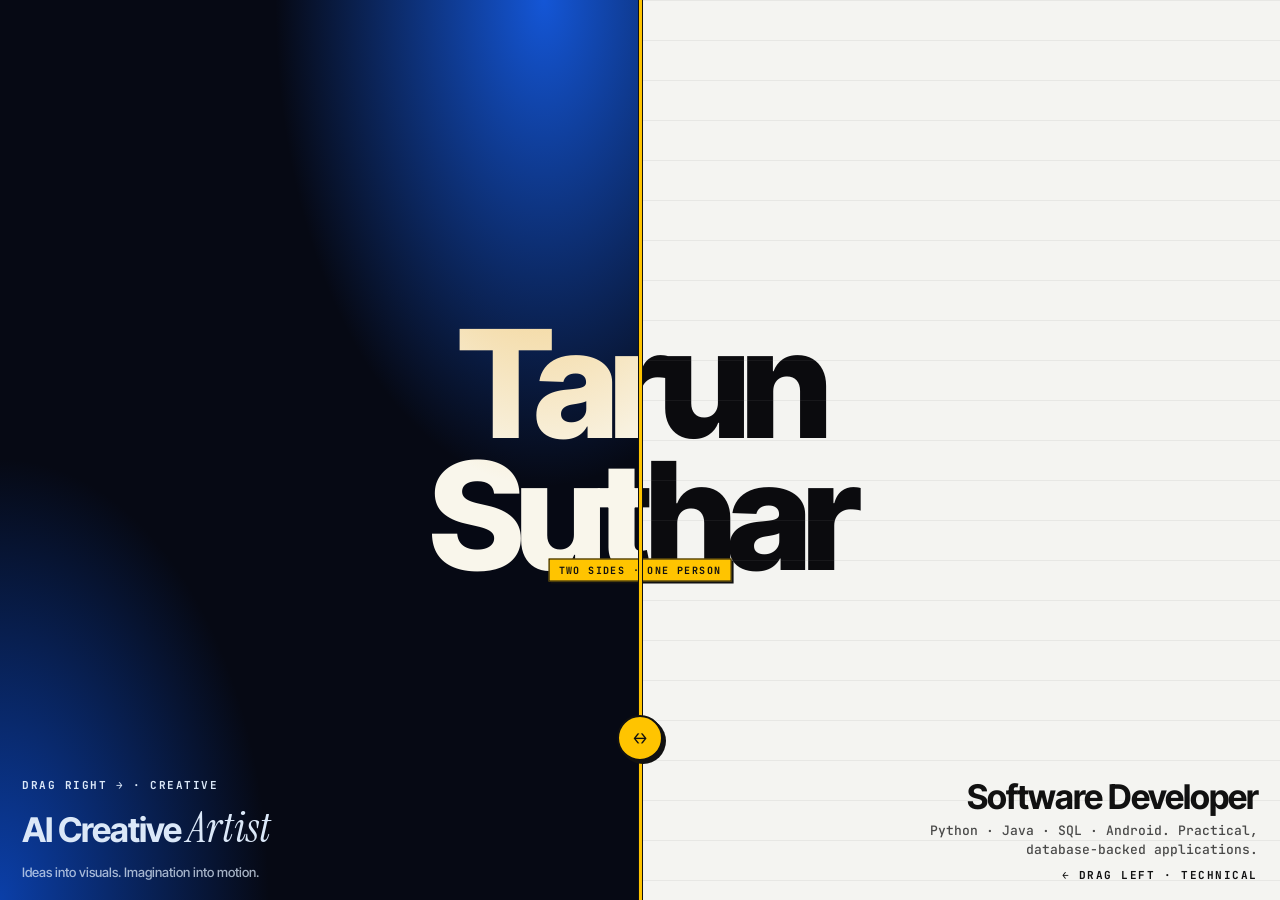
<file: public/assets/aistudio/Tarun_Suthar___Developer___Creator_75a75a9c.html>
<!DOCTYPE html>
<html lang="en"><head><meta charset="utf-8">
<meta name="viewport" content="width=device-width, initial-scale=1, viewport-fit=cover">
<title>Tarun Suthar · Developer / Creator</title>
<link href="https://fonts.googleapis.com/css2?family=Inter+Tight:wght@300;400;500;600;700;800&amp;family=Instrument+Serif:ital@0;1&amp;family=JetBrains+Mono:wght@400;500;700&amp;display=swap" rel="stylesheet">
<style>
:root{--sans:'Inter Tight',system-ui,sans-serif;--mono:'JetBrains Mono',ui-monospace,monospace;--serif:'Instrument Serif',Georgia,serif;--ink:#111;--g:#0f5c3f;--r:#c81e1e;--y:#ffc400;--paper:#f4f4f1;--sa:env(safe-area-inset-top,0px);--sb:env(safe-area-inset-bottom,0px)}
*{box-sizing:border-box;margin:0}
html,body{height:100%;overflow:hidden;background:#000;font-family:var(--sans)}
.view{position:fixed;inset:0;height:100dvh;opacity:0;visibility:hidden;transition:opacity .45s ease,visibility 0s .45s}
.scroll{overflow-y:auto;overscroll-behavior:contain;-webkit-overflow-scrolling:touch}
body[data-v=land] #land,body[data-v=tech] #tech,body[data-v=cre] #cre{opacity:1;visibility:visible;transition:opacity .45s ease,visibility 0s}
/* LANDING */
#land{--p:.5;touch-action:none;overflow:hidden;user-select:none;-webkit-user-select:none}
.half{position:absolute;border:0;padding:0;margin:0;cursor:pointer;overflow:hidden;font-family:inherit;text-align:left}
.half .in{position:absolute;display:flex;flex-direction:column;gap:8px;padding:calc(18px + var(--sa)) 22px calc(18px + var(--sb))}
.half.c{left:0;top:0;right:0;height:calc((1 - var(--p))*100%);background:radial-gradient(70% 90% at 85% 0%,#1456D6,transparent 60%),radial-gradient(60% 70% at 0% 100%,#0B3FA8,transparent 70%),#060914;color:#dbe8f8}
.half.c .in{left:0;top:0;right:0;height:50dvh;justify-content:flex-start}
.half.t{left:0;right:0;bottom:0;height:calc(var(--p)*100%);background:var(--paper) linear-gradient(rgba(17,17,17,.06) 1px,transparent 1px) 0 0/100% 40px;color:var(--ink)}
.half.t .in{left:0;right:0;bottom:0;height:50dvh;justify-content:flex-end}
.mono{font:700 11px var(--mono);letter-spacing:.14em;text-transform:uppercase}
.half h3{font:700 clamp(22px,4vw,34px)/1.05 var(--sans);letter-spacing:-.03em}
.half.c h3 em{font:italic 400 1.25em var(--serif);letter-spacing:0}
.half p{font:500 13px/1.45 var(--mono);opacity:.75;max-width:340px}
.d{display:none}
.name{position:absolute;left:0;right:0;top:50%;transform:translateY(-50%);text-align:center;color:#fff;mix-blend-mode:difference;font:800 clamp(56px,16vw,150px)/.88 var(--sans);letter-spacing:-.06em;pointer-events:none;z-index:2}
.badge{position:absolute;z-index:3;left:50%;top:50%;transform:translate(-50%,calc(-50% + clamp(60px,12vw,120px)));font:700 10px var(--mono);letter-spacing:.14em;background:var(--y);color:#111;border:1px solid #111;padding:4px 9px;pointer-events:none;box-shadow:2px 2px 0 #111;white-space:nowrap}
.handle{position:absolute;z-index:5;background:var(--y);left:0;right:0;top:calc((1 - var(--p))*100%);height:3px;margin-top:-1.5px;box-shadow:0 0 0 1px #111;pointer-events:none}
.handle b{position:absolute;right:16px;top:50%;transform:translateY(-50%);width:46px;height:46px;border-radius:50%;background:var(--y);border:2px solid #111;box-shadow:3px 3px 0 #111;display:grid;place-items:center;font:700 17px var(--mono);color:#111}
@media(min-width:801px){
 .m{display:none}.d{display:inline}
 .half.c{right:auto;bottom:0;height:auto;width:calc((1 - var(--p))*100%)}
 .half.c .in{right:auto;bottom:0;height:auto;width:50vw;justify-content:flex-end}
 .half.t{left:auto;top:0;height:auto;width:calc(var(--p)*100%)}
 .half.t .in{left:auto;top:0;height:auto;width:50vw;text-align:right;align-items:flex-end}
 .handle{top:0;bottom:0;left:calc((1 - var(--p))*100%);right:auto;width:3px;height:auto;margin:0 0 0 -1.5px;pointer-events:auto;cursor:ew-resize;touch-action:none}
 .handle::before{content:"";position:absolute;inset:0 -16px}
 .handle b{right:auto;top:82%;left:50%;transform:translate(-50%,-50%);pointer-events:none}
}
/* shared back chip */
.chip{position:fixed;left:50%;transform:translateX(-50%);z-index:20;font:700 10px var(--mono);letter-spacing:.12em;text-transform:uppercase;padding:7px 12px;cursor:pointer;border:1px solid}
.chip.top{top:calc(10px + var(--sa))}.chip.bot{bottom:calc(10px + var(--sb))}
/* TECH */
#tech{background:var(--paper) linear-gradient(rgba(17,17,17,.05) 1px,transparent 1px) 0 0/100% 32px;color:var(--ink)}
#tech .chip{background:#fff;color:var(--ink);border-color:var(--ink);box-shadow:2px 2px 0 var(--ink)}
.tw{max-width:none;margin:0;padding:calc(56px + var(--sa)) clamp(14px,3.2vw,48px) 90px;display:flex;flex-direction:column;gap:18px}
.card{background:#f9faf9;border:1px solid var(--ink);box-shadow:4px 5px 0 var(--ink);padding:20px}
.lab{font:500 10px var(--mono);letter-spacing:.14em;text-transform:uppercase;color:#4b4f55;display:flex;gap:8px;align-items:center}.lab i{width:7px;height:7px;background:var(--r);display:block}
.tw h2{font:700 24px var(--sans);letter-spacing:-.03em;margin:6px 0 12px}.tw h2 em{font-style:normal;color:var(--g)}
.tw h1{font:800 clamp(50px,13vw,92px)/.93 var(--sans);letter-spacing:-.05em;margin:18px 0 12px}
.tw h1 span{background:var(--y);border:2px solid var(--ink);padding:0 8px;display:inline-block;margin-top:4px}
.tw p{font-size:14.5px;line-height:1.55;color:#33373d}
.role{font:700 12px var(--mono);margin-bottom:10px}
.chips{display:flex;flex-wrap:wrap;gap:7px;margin-top:12px}
.cp{font:700 11.5px var(--mono);padding:5px 10px;border:1px solid var(--ink);background:#fff;box-shadow:2px 2px 0 var(--ink)}
.g3{display:grid;grid-template-columns:repeat(auto-fit,minmax(min(100%,290px),1fr));gap:18px}.g2{display:grid;grid-template-columns:repeat(auto-fit,minmax(min(100%,360px),1fr));gap:18px}
.lv{font:700 11px var(--mono);padding:3px 8px;display:inline-block;color:#fff;margin-bottom:8px}
.pr{background:#fff;display:flex;flex-direction:column;gap:10px}
.pr h3{font:700 19px var(--sans);letter-spacing:-.02em}.pr ul{padding-left:16px;font-size:13px;line-height:1.5;color:#33373d}
.pr .sm{font:500 11.5px/1.5 var(--mono);color:#4b4f55;border-top:1px solid #ccc;padding-top:8px;margin-top:auto}
.todo{font:700 9px var(--mono);background:var(--y);border:1px solid #111;padding:1px 5px;margin-left:5px;color:#111}
.tw a.l{font:700 11px var(--mono);color:var(--ink);text-transform:uppercase;text-decoration:underline;text-underline-offset:3px;margin-right:12px}
.row{display:flex;justify-content:space-between;gap:10px;padding:9px 0;border-top:1px solid #ccc;font-size:13.5px}.row:first-of-type{border:0}.row b{font-weight:600}.row span{font:500 11.5px var(--mono);color:#4b4f55;text-align:right}
.ct{background:#111;color:#fff}.ct h2,.ct p{color:#fff}.ct .lab{color:#bbb}
.btns{display:flex;flex-wrap:wrap;gap:10px;margin-top:6px}.btns a{font:700 12px var(--mono);text-decoration:none;color:#111;background:#fff;padding:10px 14px;box-shadow:3px 3px 0 var(--y);text-transform:uppercase}.btns a:first-child{background:var(--y)}
/* tech fixes */
.tw>*{min-width:0}.tw .card>p{max-width:780px}
.pr{gap:12px}.pr h3{line-height:1.15}.pr ul li{margin-bottom:4px}.pr p{margin:0}
@media(max-width:700px){.tw{gap:14px}.card{padding:16px}.row{flex-direction:column;gap:3px}.row span{text-align:left}.btns a{flex:1 1 40%;text-align:center}}
/* CREATIVE */
#cre{background:#050608;color:#eaf3ff;--pad:clamp(20px,4vw,48px)}
#cre .chip{background:rgba(255,255,255,.1);backdrop-filter:blur(10px);color:#fff;border-color:rgba(255,255,255,.3);border-radius:99px;mix-blend-mode:normal}
.pn{position:relative;min-height:100dvh;overflow:hidden;padding:calc(var(--pad) + var(--sa)) var(--pad) calc(var(--pad) + 36px);display:flex;flex-direction:column;justify-content:space-between;--rib:20px}
.pn::after{content:"";position:absolute;inset:0;pointer-events:none;z-index:3;opacity:.16;mix-blend-mode:overlay;background:url("data:image/svg+xml,%3Csvg xmlns='http://www.w3.org/2000/svg' width='180' height='180'%3E%3Cfilter id='n'%3E%3CfeTurbulence baseFrequency='.85' numOctaves='2'/%3E%3C/filter%3E%3Crect width='180' height='180' filter='url(%23n)'/%3E%3C/svg%3E")}
.pn>*{position:relative;z-index:2}.pn>.bg,.pn>.fl{position:absolute;z-index:0}
.fl,.bg{inset:0;pointer-events:none}
.fl{z-index:1!important}
.fl::before{content:"";position:absolute;inset:0;backdrop-filter:blur(9px) saturate(1.25);-webkit-backdrop-filter:blur(9px) saturate(1.25);-webkit-mask-image:repeating-linear-gradient(90deg,#000 0 calc(var(--rib)*.42),transparent calc(var(--rib)*.42) var(--rib));mask-image:repeating-linear-gradient(90deg,#000 0 calc(var(--rib)*.42),transparent calc(var(--rib)*.42) var(--rib))}
.fl::after{content:"";position:absolute;inset:0;background:repeating-linear-gradient(90deg,rgba(0,0,0,.34) 0 1px,transparent 1px var(--rib)),repeating-linear-gradient(90deg,transparent 0 calc(var(--rib)*.5),rgba(255,255,255,.07) calc(var(--rib)*.5) var(--rib))}
.bl{position:absolute;border-radius:50%;filter:blur(30px);animation:dr 16s ease-in-out infinite alternate}
@keyframes dr{to{transform:translate(-14%,8%) scale(1.12)}}
.tp{display:flex;justify-content:space-between;align-items:flex-start;gap:16px;font:400 12px/1.35 var(--sans);letter-spacing:.01em}
.tp em,.nm em{font:italic 400 1.2em var(--serif);letter-spacing:0}
.ar{display:flex;gap:8px;font:500 12px/1.3 var(--sans)}.ar::before{content:"↗";font-size:11px}
.big{font:300 clamp(56px,14vw,170px)/.88 var(--sans);letter-spacing:-.065em;color:#fff}
.cs{font:400 12.5px/1.45 var(--sans);max-width:300px;color:rgba(255,255,255,.85)}
.ln{display:flex;gap:18px;align-items:flex-start;margin-bottom:26px}.ln::before{content:"";flex:none;width:clamp(40px,12vw,150px);height:1px;background:#fff;margin-top:9px}
.ast{width:clamp(44px,8vw,84px);aspect-ratio:1;flex:none}
.p1{background:#06133a}
.p1 .bg{background:radial-gradient(55% 55% at 60% 28%,#e6fbc6,#8ae79a 28%,transparent 64%),radial-gradient(60% 55% at 72% 88%,#16d48a,transparent 66%),radial-gradient(60% 80% at 0% 0%,#091650,transparent 70%),linear-gradient(120deg,#061337,#0a3a4a 60%,#0b6a55)}
.p2{background:linear-gradient(180deg,#04050b 0,#071a33 45%,#1f5282 78%,#bcd4ee 100%);color:#a9c4de}
.p2::before{content:"";position:absolute;inset:0;background:radial-gradient(70% 36% at 0% 100%,#f2f7fd,transparent 70%),linear-gradient(90deg,rgba(169,196,222,.28) 1px,transparent 1px) 0 0/25% 100%,linear-gradient(rgba(169,196,222,.28) 1px,transparent 1px) 0 0/100% 16.66%}
.pz{display:flex;justify-content:space-between;align-items:flex-end;gap:14px;font:300 clamp(34px,10.4vw,118px)/.98 var(--sans);letter-spacing:-.06em;position:relative}
.pz sup{position:absolute;font:400 10px var(--sans);letter-spacing:0;top:8px;left:50%}
.pz.r{justify-content:flex-end}
.p3{background:#0a0a0c;gap:28px}
.bento{display:grid;grid-template-columns:repeat(2,1fr);grid-auto-rows:clamp(150px,34vw,200px);grid-auto-flow:dense;gap:10px}
.tile{position:relative;overflow:hidden;--rib:14px;display:grid;place-items:center;transition:transform .6s cubic-bezier(.2,.8,.2,1)}
.tile:hover{transform:scale(.985)}.tile>*{position:relative;z-index:2}.tile>.fl{position:absolute}
.tile h3{font:300 clamp(18px,4.4vw,30px) var(--sans);letter-spacing:-.03em;color:#fff;text-shadow:0 1px 18px rgba(0,0,0,.35)}
.tile .no,.tile .ao{position:absolute;top:12px;font:400 10px var(--sans);color:rgba(255,255,255,.8)}.tile .no{left:12px}.tile .ao{right:12px}
.h2{grid-row:span 2}.w2{grid-column:span 2}
.ga{background:linear-gradient(180deg,#000 0,#0b0620 28%,#5b4be0 66%,#9db8ff 100%)}
.gb{background:radial-gradient(70% 50% at 100% 0%,#43c872,transparent 62%),linear-gradient(170deg,#0d6b43,#04281a)}
.gc{background:linear-gradient(100deg,#240500,#ff3d0a 38%,#ff9a1a 66%,#2f0a00)}
.gd{background:linear-gradient(118deg,#1a120d 28%,#d8b48c 47%,#ecd0ac 57%,#1a120d 76%)}
.ge{background:radial-gradient(60% 40% at 28% 36%,#80f0e0,transparent 62%),linear-gradient(160deg,#0b3fd1,#0a1a6a 60%,#02061c)}
.gf{background:linear-gradient(180deg,#fff0c8 0,#ffb15a 22%,#ff5a14 46%,#240800 78%,#000 100%)}
.cap{font:400 11px var(--sans);color:rgba(255,255,255,.55)}
.p4{background:linear-gradient(180deg,#fff1cf 0,#ffb560 17%,#ff5a14 38%,#2a0a02 68%,#000 100%);--rib:26px}
.p4 .tp{color:#2a0a02}
.ix{display:flex;justify-content:space-between;align-items:baseline;gap:12px;padding:clamp(8px,1.6vw,16px) 0;border-top:1px solid rgba(255,255,255,.35);font:300 clamp(36px,9.5vw,100px)/1 var(--sans);letter-spacing:-.06em;color:#fff}
.ix small{font:400 11px var(--sans);letter-spacing:0;opacity:.8}
.p5{background:#050b2e;--rib:20px}
.p5 .bg{background:radial-gradient(55% 50% at 32% 48%,#93f2da,#1b86e0 42%,transparent 72%),radial-gradient(50% 60% at 95% 100%,#0020a0,transparent 70%),linear-gradient(160deg,#071247,#050b2e)}
.tools{display:flex;flex-wrap:wrap;gap:8px 22px}
.mail{display:inline-block;margin-top:22px;font:400 clamp(16px,3.4vw,24px) var(--sans);letter-spacing:-.02em;color:#fff;text-decoration:none;border-bottom:1px solid rgba(255,255,255,.6);padding-bottom:3px;margin-right:22px}
.ixs .ix:last-child{border-bottom:1px solid rgba(255,255,255,.35)}
.ix{flex-wrap:wrap;cursor:pointer;transition:opacity .3s}
.im{position:relative;overflow:hidden;border-radius:18px;width:100%;height:0;opacity:0;order:3;transition:height .5s cubic-bezier(.2,.8,.2,1),opacity .4s,margin .5s}
.ix.open .im{height:min(52vw,210px);opacity:1;margin:8px 0 12px}
.im svg{position:absolute;inset:0;width:100%;height:100%}
.hf{display:none}
@media(hover:hover) and (min-width:801px){
 .hf{display:inline}.ht{display:none}
 .ix{flex-wrap:nowrap}
 .im{position:fixed;left:var(--mx,50%);top:var(--my,50%);width:300px;height:225px;margin:0!important;transform:translate(-50%,-62%) scale(.82) rotate(-5deg);pointer-events:none;z-index:30;box-shadow:0 30px 70px rgba(0,0,0,.5);transition:opacity .25s,transform .4s cubic-bezier(.2,.8,.2,1),left .14s ease-out,top .14s ease-out}
 .ix:hover .im,.ix:focus-visible .im{opacity:1;transform:translate(-50%,-62%) scale(1) rotate(-5deg)}
 .ixs:hover .ix:not(:hover){opacity:.3}
}
.rv{opacity:0;transform:translateY(24px);transition:opacity .9s ease,transform .9s cubic-bezier(.2,.8,.2,1)}.rv.on{opacity:1;transform:none}
.hr2{margin-top:-10vh}
@media(max-width:800px){
 .hide{display:none}
 .pn{min-height:0;justify-content:flex-start;gap:clamp(36px,10vw,56px);padding:calc(22px + var(--sa)) 18px 64px}
 .p1{min-height:min(100dvh,620px);justify-content:space-between;gap:28px}
 .hr2{margin-top:0}
 .hw{flex-direction:column-reverse;align-items:flex-start!important;gap:18px!important}
 .ast{width:40px}
 .tp{flex-wrap:wrap;row-gap:6px}
 .p3{gap:22px}
 .p4{background:linear-gradient(180deg,#fff1cf 0,#ffb560 11%,#ff5a14 24%,#2a0a02 50%,#000 100%)}
 .ix{text-shadow:0 1px 14px rgba(0,0,0,.25)}
 .pn:last-of-type{padding-bottom:92px}
}
@media(min-width:801px){.bento{grid-template-columns:repeat(4,1fr);grid-auto-rows:240px}}
@media(prefers-reduced-motion:reduce){.bl{animation:none}.rv{opacity:1;transform:none;transition:none}}
@media(max-width:700px){.g3,.g2{grid-template-columns:1fr}.gal{grid-template-columns:1fr 1fr}}
@media(prefers-reduced-motion:reduce){.view,.half{transition:none}}
</style></head>
<body data-v="land">

<!-- LANDING -->
<main id="land" class="view" aria-label="Choose a side">
 <button class="half c" id="goC"><div class="in"><span class="mono"><span class="m">↓ Swipe down</span><span class="d">Drag right →</span> · Creative</span><h3>AI Creative <em>Artist</em></h3><p style="font-family:var(--sans)">Ideas into visuals. Imagination into motion.</p></div></button>
 <button class="half t" id="goT"><div class="in"><h3>Software Developer</h3><p>Python · Java · SQL · Android. Practical, database-backed applications.</p><span class="mono"><span class="m">↑ Swipe up</span><span class="d">← Drag left</span> · Technical</span></div></button>
 <h1 class="name">Tarun<br>Suthar</h1><div class="badge">TWO SIDES · ONE PERSON</div>
 <div class="handle" aria-hidden="true"><b><span class="m">↕</span><span class="d">↔</span></b></div>
</main>

<!-- TECHNICAL -->
<div id="tech" class="view scroll" inert>
<div class="chip top" data-go="land" role="button" tabindex="0">↓ Landing</div>
<div class="tw">
 <section class="card"><div class="lab"><i></i>01 Profile · Technical</div>
  <h1>Tarun<br><span>Suthar</span></h1>
  <div class="role">Software Developer · SDE I (entry-level)</div>
  <p>M.Sc. Computer Science graduate building practical, database-backed applications in Java and Python, using AI-assisted development tools in my workflow. Seeking a Software Development Engineer I role.</p>
  <div class="chips"><span class="cp">Indore, India</span><span class="cp">Python</span><span class="cp">Java</span><span class="cp">SQL</span></div></section>

 <section class="card"><div class="lab"><i style="background:var(--g)"></i>02 Skills</div><h2>What I know, <em>honestly</em></h2>
  <div class="g3">
   <div><span class="lv" style="background:var(--g)">Hands-on in projects</span><div class="chips" style="margin-top:0"><span class="cp">Python</span><span class="cp">Java</span><span class="cp">SQL · MySQL · SQLite</span><span class="cp">Android (Java)</span><span class="cp">JavaFX</span><span class="cp">Tkinter</span><span class="cp">Firebase Auth &amp; Firestore</span><span class="cp">Git/GitHub</span><span class="cp">Maven · Gradle</span></div></div>
   <div><span class="lv" style="background:#8a6d00">Foundational</span><div class="chips" style="margin-top:0"><span class="cp">C++</span><span class="cp">DSA · OOP</span><span class="cp">Django (basics)</span><span class="cp">Flask (basics)</span><span class="cp">HTML · CSS</span><span class="cp">Servlets · JDBC</span><span class="cp">Pandas · NumPy</span><span class="cp">AWS EC2 · S3 · IAM</span></div></div>
   <div><span class="lv" style="background:var(--r)">Learning</span><div class="chips" style="margin-top:0"><span class="cp">REST APIs</span><span class="cp">Backend architecture</span><span class="cp">Linux</span><span class="cp">DevOps · CI/CD</span><span class="cp">Cybersecurity</span></div></div>
  </div></section>

 <div class="lab" style="margin-top:6px"><i></i>03 Featured projects</div>
 <div class="g3" style="margin-top:-6px">
  <article class="card pr"><h3>Order Analyzer</h3><div class="lab">Android app · Java</div><p>Helps a retail business record orders, review daily totals, and analyze order data. Used in a real shop workflow.</p><ul><li>Offline-first SQLite</li><li>Firebase Auth + Firestore sync</li><li>Excel/CSV analysis, CSV export</li></ul><div class="chips" style="margin:0"><span class="cp">Java</span><span class="cp">SQLite</span><span class="cp">Firestore</span><span class="cp">Apache POI</span></div><div class="sm">Shows: local DB design, cloud sync, spreadsheet processing.</div><div><a class="l" href="#">Source<span class="todo">TODO</span></a></div></article>
  <article class="card pr"><h3>Pixault</h3><div class="lab">Desktop app · Java 21 + JavaFX</div><p>Encrypts sensitive data and hides it inside an image. An educational project, not an audited security product.</p><ul><li>AES-256 · PBKDF2 · SHA-256</li><li>Randomized LSB steganography</li><li>Integrity check + email OTP</li></ul><div class="chips" style="margin:0"><span class="cp">JavaFX</span><span class="cp">MySQL</span><span class="cp">Maven</span></div><div class="sm">Shows: crypto in an app workflow, auth, DB integration.</div><div><a class="l" href="#">Source<span class="todo">TODO</span></a></div></article>
  <article class="card pr"><h3>Employee Management System</h3><div class="lab">Desktop app · Python</div><p>Manage employee records through a GUI backed by MySQL.</p><ul><li>Add, update, delete records</li><li>Table view of all employees</li></ul><div class="chips" style="margin:0"><span class="cp">Python</span><span class="cp">Tkinter</span><span class="cp">MySQL</span></div><div class="sm">Shows: Python GUI, MySQL connection, CRUD.</div><div><a class="l" href="#">Source<span class="todo">TODO</span></a></div></article>
 </div>

 <div class="g2">
  <section class="card"><div class="lab"><i style="background:var(--y)"></i>04 Education</div><h2>Degrees</h2>
   <div class="row"><b>M.Sc. Computer Science</b><span>2026 · CGPA 8.58<br>SCSIT, DAVV, Indore</span></div>
   <div class="row"><b>B.Sc. Computer Science</b><span>2024 · CGPA 7.53<br>Govt. Holkar Science College</span></div>
   <div class="row"><b>XII · X (CBSE)</b><span>2021 · 2019<br>JNV Jhalawar</span></div></section>
  <section class="card"><div class="lab"><i style="background:var(--g)"></i>05 Certifications &amp; achievements</div><h2>Proof</h2>
   <div class="row"><b>HackerRank Java Gold badge</b><span>Jul 2025</span></div>
   <div class="row"><b>120+ DSA problems, LeetCode</b><span>solved</span></div>
   <div class="row"><b>Python Basics · HackerRank</b><span>Aug 2025</span></div>
   <div class="row"><b>Java Basics · HackerRank</b><span>May 2025</span></div>
   <div class="row"><b>Intro to Python · GUVI</b><span>Aug 2023</span></div>
   <div class="row"><b>AI for INDIA · GUVI</b><span>Aug 2023</span></div></section>
 </div>

 <section class="card"><div class="lab"><i></i>06 Currently learning</div><h2>Goals, <em>not claims</em></h2>
  <div class="g3"><div><b>Python backend</b><p>Django, Flask, API development, testing, SQL and data handling.</p></div><div><b>DevOps &amp; cloud</b><p>Linux, Git workflows, CI/CD with GitHub Actions, Docker, AWS fundamentals.</p></div><div><b>Security</b><p>Networking and web security basics, in labs and on systems I own or have permission to test.</p></div></div></section>

 <section class="card ct"><div class="lab"><i></i>07 Contact</div><h2>Let’s build something practical</h2>
  <div class="btns"><a href="mailto:cdstarun1837@gmail.com">Email</a><a href="https://linkedin.com/in/tarun-suthar-307838266">LinkedIn ↗</a><a href="https://github.com/tarun-suthar-04">GitHub ↗</a><a href="#">Resume<span class="todo">TODO</span></a><a href="#">LeetCode<span class="todo">TODO</span></a></div></section>
 <p class="mono" style="text-align:center;color:#4b4f55">Keep scrolling ↓ to return to landing</p>
</div></div>

<!-- CREATIVE -->
<div id="cre" class="view scroll" inert>
<div class="chip bot" data-go="land" role="button" tabindex="0">↑ Landing</div>

<section class="pn p1"><div class="bg"><div class="bl" style="width:55%;aspect-ratio:1;right:-8%;top:6%;background:radial-gradient(circle,#d9ffc2,transparent 65%)"></div></div><i class="fl" style="--rib:22px"></i>
 <div class="tp rv"><span class="nm">Tarun <em>Suthar</em></span><span class="hide">Creative Portfolio</span><span>2025–2026</span></div>
 <div class="tp rv hr2" style="justify-content:flex-start;gap:34px"><span class="ar">AI Creative Artist &amp;<br>Visual Content Creator</span><span class="ar">Visual<br>storytelling</span></div>
 <div class="rv"><div class="ln"><p class="cs">Imagination into motion.</p></div><div class="hw" style="display:flex;justify-content:space-between;align-items:flex-end;gap:14px"><h1 class="big">Ideas into visuals.</h1><svg class="ast" viewBox="0 0 100 100" fill="#fff"><rect x="44" y="4" width="12" height="92" rx="1"/><rect x="44" y="4" width="12" height="92" rx="1" transform="rotate(60 50 50)"/><rect x="44" y="4" width="12" height="92" rx="1" transform="rotate(120 50 50)"/></svg></div></div>
</section>

<section class="pn p2"><span class="ix2" style="display:none"></span>
 <div class="tp rv" style="color:#a9c4de"><span>(01)</span><span>2025–2026</span></div>
 <div style="display:flex;flex-direction:column;gap:0">
  <div class="pz rv"><span>I create</span><span>visuals</span><sup>(02)</sup></div>
  <div class="pz rv"><span>I experiment</span><sup>(03)</sup></div>
  <div class="pz r rv"><span>with ideas</span></div>
  <div class="pz rv"><span>I bring</span><span>imagination</span><sup>(04)</sup></div>
  <div class="pz r rv"><span>to life.</span></div>
 </div>
 <div class="tp" style="justify-content:flex-end"><span>(05)</span></div>
</section>

<section class="pn p3">
 <div class="tp rv" style="color:#a9a9b0"><span>(06) Selected work</span><span class="cap">Placeholder art · real work goes here</span></div>
 <div class="bento">
  <div class="tile ga h2  rv"><i class="fl"></i><span class="no">(01)</span><span class="ao">↗</span><h3>Portraits</h3></div><div class="tile gb  rv"><i class="fl"></i><span class="no">(02)</span><span class="ao">↗</span><h3>Geometric</h3></div><div class="tile gc w2  rv"><i class="fl"></i><span class="no">(03)</span><span class="ao">↗</span><h3>Cinematic</h3></div><div class="tile gd  rv"><i class="fl"></i><span class="no">(04)</span><span class="ao">↗</span><h3>Editorial</h3></div><div class="tile ge  rv"><i class="fl"></i><span class="no">(05)</span><span class="ao">↗</span><h3>Characters</h3></div><div class="tile gf  rv"><i class="fl"></i><span class="no">(06)</span><span class="ao">↗</span><h3>Advertising</h3></div>
 </div>
</section>

<section class="pn p4"><i class="fl"></i>
 <div class="tp rv"><span>(07) Process</span><span><span class="hf">Hover</span><span class="ht">Tap</span> a step</span></div>
 <div class="rv ixs"><div class="ix" tabindex="0"><span>Concept</span><small>01</small><div class="im s1" style="background:#f1ece2"><svg viewBox="0 0 120 90" preserveAspectRatio="xMidYMid slice"><g fill="none" stroke="#111" stroke-width="1.1" stroke-dasharray="3 2"><rect x="8" y="10" width="30" height="24"/><rect x="45" y="10" width="30" height="24"/><rect x="82" y="10" width="30" height="24"/></g><g fill="none" stroke="#111" stroke-width="1.2" stroke-linecap="round"><circle cx="23" cy="22" r="5"/><path d="M50 30L58 16L66 28L70 20"/><path d="M90 28Q97 12 106 26"/><path d="M12 58H108M12 68H84M12 78H100" opacity=".45"/></g><path d="M60 38V48" stroke="#e63b2e" stroke-width="1.6"/><circle cx="60" cy="51" r="2" fill="#e63b2e"/></svg></div></div><div class="ix" tabindex="0"><span>Prompt</span><small>02</small><div class="im s2" style="background:#0a0f24"><svg viewBox="0 0 120 90" preserveAspectRatio="xMidYMid slice"><rect x="8" y="14" width="104" height="62" rx="9" fill="#101a3a" stroke="#4f8bff" stroke-width="1"/><rect x="18" y="26" width="72" height="4" rx="2" fill="#8cc8f5"/><rect x="18" y="36" width="58" height="4" rx="2" fill="#8cc8f5" opacity=".7"/><rect x="18" y="46" width="66" height="4" rx="2" fill="#8cc8f5" opacity=".5"/><rect x="88" y="46" width="2" height="8" fill="#fff"/><rect x="82" y="62" width="24" height="9" rx="4.5" fill="#4f8bff"/></svg></div></div><div class="ix" tabindex="0"><span>Generate</span><small>03</small><div class="im s3" style="background:#0a0a0c"><div style="position:absolute;inset:10px;display:grid;grid-template-columns:1fr 1fr;gap:6px"><i style="background:linear-gradient(160deg,#ff5fa2,#2f6bff);border-radius:10px"></i><i style="background:linear-gradient(160deg,#ffc400,#e63b2e);border-radius:10px"></i><i style="background:linear-gradient(160deg,#7ff0e0,#0b3fd1);border-radius:10px"></i><i style="background:linear-gradient(160deg,#8ae79a,#06133a);border-radius:10px"></i></div></div></div><div class="ix" tabindex="0"><span>Refine</span><small>04</small><div class="im s4" style="background:linear-gradient(120deg,#0b3fd1,#7ff0e0 50%,#ffb15a)"><div style="position:absolute;inset:0 50% 0 0;backdrop-filter:blur(9px);background:rgba(8,12,30,.35)"></div><div style="position:absolute;left:50%;top:0;bottom:0;width:2px;background:#fff"></div><div style="position:absolute;left:50%;top:50%;width:26px;height:26px;margin:-13px;border-radius:50%;background:#fff;color:#111;display:grid;place-items:center;font:700 12px sans-serif">↔</div></div></div><div class="ix" tabindex="0"><span>Finish</span><small>05</small><div class="im s5" style="background:#e9e4da"><div style="position:absolute;inset:14px;background:linear-gradient(180deg,#06133a,#0b6a55 68%,#8ae79a);box-shadow:0 8px 20px rgba(0,0,0,.3);display:grid;place-items:center;color:#fff;font:300 44px/1 sans-serif">✱</div></div></div></div>
</section>

<section class="pn p5"><div class="bg"><div class="bl" style="width:60%;aspect-ratio:1;left:4%;top:20%;background:radial-gradient(circle,#a6fff0,transparent 65%)"></div></div><i class="fl"></i>
 <div class="tp rv"><span>Toolkit</span><div class="tools"><span class="ar">Google Flow</span><span class="ar">Canva</span><span class="ar">CapCut</span><span class="ar">ChatGPT</span><span class="ar">AI image generators</span></div></div>
 <div class="rv"><h2 class="big">I bring imagination to&nbsp;life.</h2>
  <a class="mail" href="mailto:cdstarun1837@gmail.com">↗ Say hello</a><a class="mail" href="https://linkedin.com/in/tarun-suthar-307838266">↗ LinkedIn</a></div>
</section>
</div>

<script>
const B=document.body,V={land:land,tech:tech,cre:cre},mq=matchMedia('(max-width:800px)'),reduce=matchMedia('(prefers-reduced-motion:reduce)').matches;
const THR={v:.20,h:.28},FLICK=.5; // commit threshold (share of travel to the edge) and flick speed (px/ms)
let v='land',lock=false,acc=0,P=.5,drag=null;
const setP=p=>{P=p;land.style.setProperty('--p',p)};
const eio=k=>k<.5?4*k*k*k:1-Math.pow(-2*k+2,3)/2,eb=k=>1+2.4*Math.pow(k-1,3)+1.4*Math.pow(k-1,2);
function tween(to,dur,ease,cb){const f0=P,t0=performance.now();dur=reduce?0:dur;(function f(t){const k=dur?Math.min(1,(t-t0)/dur):1;setP(f0+(to-f0)*ease(k));k<1?requestAnimationFrame(f):cb&&cb()})(t0)}
function show(n){v=n;B.dataset.v=n;for(const k in V)V[k].inert=k!==n;if(n!=='land')V[n].scrollTop=0}
function open(n){if(lock)return;lock=true;tween(n==='tech'?1:0,380,eio,()=>{show(n);setTimeout(()=>{setP(.5);lock=false},500)})}
function back(){if(lock||v==='land')return;lock=true;acc=0;show('land');setTimeout(()=>lock=false,500)}
goT.onclick=()=>open('tech');goC.onclick=()=>open('cre');
document.querySelectorAll('[data-go]').forEach(e=>{e.onclick=back;e.onkeydown=ev=>{if(ev.key==='Enter')back()}});
// drag / swipe on landing: mobile = vertical swipe anywhere, desktop = drag the centre line
land.addEventListener('pointerdown',e=>{if(lock||v!=='land')return;const vert=mq.matches;if(!vert&&!e.target.closest('.handle'))return;
 const c=vert?e.clientY:e.clientX;drag={id:e.pointerId,vert,x:e.clientX,s:c,p0:P,moved:false,h:[[performance.now(),c]]}});
addEventListener('pointermove',e=>{if(!drag||e.pointerId!==drag.id)return;const c=drag.vert?e.clientY:e.clientX,d=c-drag.s;
 if(!drag.moved){if(Math.abs(d)<8)return;if(drag.vert&&Math.abs(e.clientX-drag.x)>Math.abs(d)){drag=null;return}
  drag.moved=true;try{land.setPointerCapture(e.pointerId)}catch(_){}}
 setP(Math.max(0,Math.min(1,drag.p0-d/(drag.vert?innerHeight:innerWidth))));
 const h=drag.h,n=performance.now();h.push([n,c]);while(h.length>2&&h[0][0]<n-90)h.shift()});
function end(e){if(!drag||e.pointerId!==drag.id)return;const d=drag;drag=null;if(!d.moved)return;
 const a=d.h[0],b=d.h[d.h.length-1],vel=(b[1]-a[1])/Math.max(1,b[0]-a[0]),off=Math.abs(P-.5);
 const flick=Math.abs(vel)>FLICK&&off>.02;let to=P>.5?'tech':'cre';if(flick)to=vel<0?'tech':'cre';
 if(flick||off/.5>(d.vert?THR.v:THR.h))open(to);else{lock=true;tween(.5,520,eb,()=>lock=false)}}
addEventListener('pointerup',end);addEventListener('pointercancel',end);
// leaving a section: keep scrolling past its end
const atB=e=>e.scrollTop+e.clientHeight>=e.scrollHeight-2,atT=e=>e.scrollTop<=0;
function push(dy,th){if(lock)return;
 if(v==='tech'&&atB(tech)&&dy>0){acc+=dy;if(acc>th)back()}
 else if(v==='cre'&&atT(cre)&&dy<0){acc-=dy;if(acc>th)back()}else acc=0}
addEventListener('wheel',e=>push(e.deltaY,240),{passive:true});
let ly=0;addEventListener('touchstart',e=>{ly=e.touches[0].clientY;acc=0},{passive:true});
addEventListener('touchmove',e=>{const y=e.touches[0].clientY;push(ly-y,110);ly=y},{passive:true});
addEventListener('keydown',e=>{const k=e.key;if(v==='land'){const vt=mq.matches;if(k===(vt?'ArrowUp':'ArrowLeft'))open('tech');if(k===(vt?'ArrowDown':'ArrowRight'))open('cre')}else if(k==='Escape')back()});
</script><script>const io=new IntersectionObserver(es=>es.forEach(e=>{if(e.isIntersecting){e.target.classList.add('on');io.unobserve(e.target)}}),{root:cre,threshold:.08});document.querySelectorAll('#cre .rv').forEach(e=>io.observe(e));</script><script>const ixs=[...document.querySelectorAll('#cre .ix')],fine=matchMedia('(hover:hover) and (min-width:801px)');
ixs.forEach(r=>{const im=r.querySelector('.im');r.addEventListener('mousemove',e=>{if(!fine.matches)return;im.style.setProperty('--mx',e.clientX+'px');im.style.setProperty('--my',e.clientY+'px')});
r.addEventListener('click',()=>{if(fine.matches)return;const o=r.classList.contains('open');ixs.forEach(x=>x.classList.remove('open'));if(!o)r.classList.add('open')})});</script></body></html>
</file>
